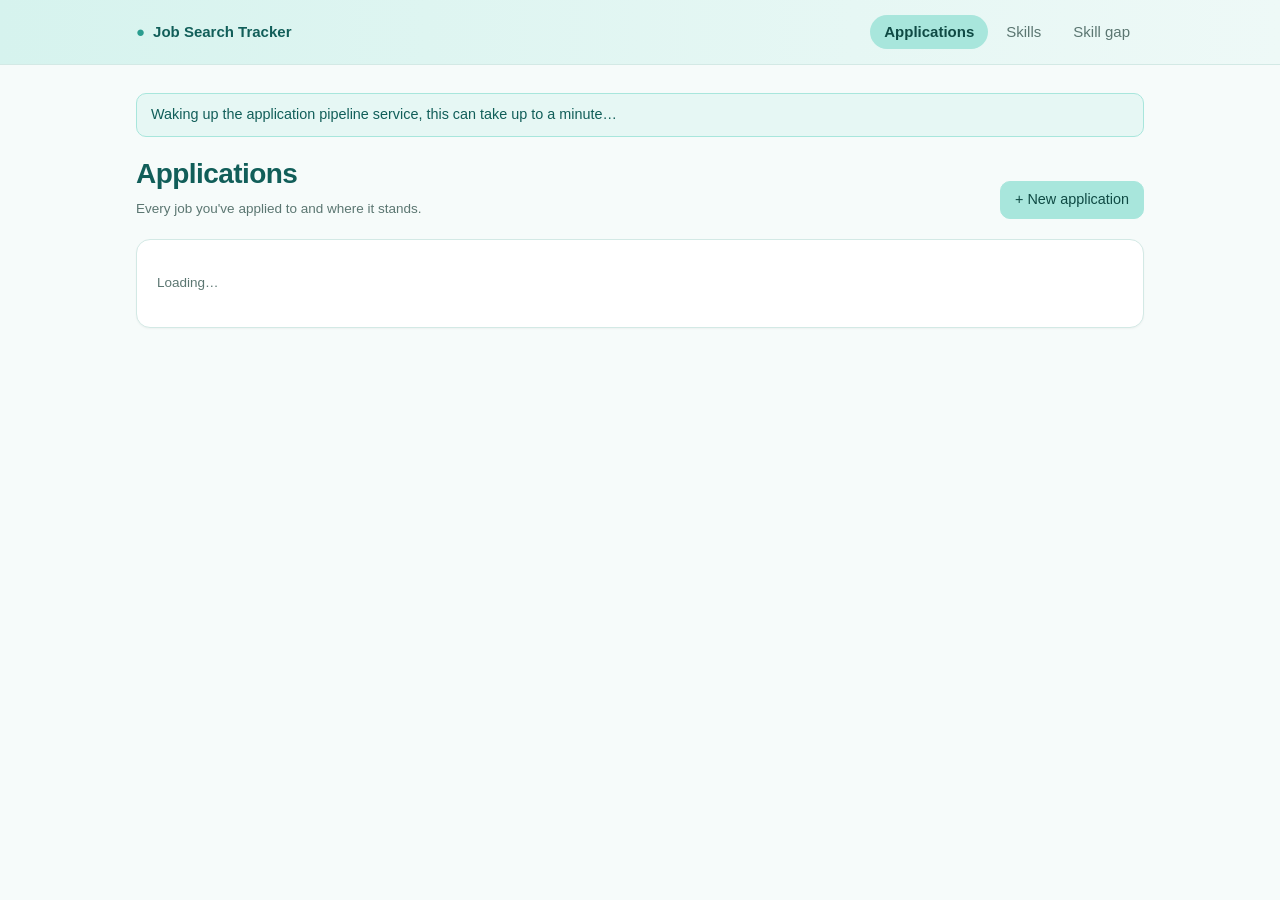
<file: ui/index.html>
<!doctype html>
<html lang="en">
<head>
  <meta charset="utf-8">
  <meta name="viewport" content="width=device-width, initial-scale=1">
  <title>Applications · Job Search Tracker</title>
  <link rel="stylesheet" href="style.css">
</head>
<body>
  <header class="site-header">
    <div class="container header-inner">
      <a class="brand" href="index.html">Job Search Tracker</a>
      <nav>
        <a href="index.html" class="active">Applications</a>
        <a href="skills.html">Skills</a>
        <a href="gap.html">Skill gap</a>
      </nav>
    </div>
  </header>
  <main class="container">
    <div id="messages"></div>

    <div class="page-header">
      <div>
        <h1>Applications</h1>
        <p class="muted">Every job you've applied to and where it stands.</p>
      </div>
      <a class="btn" href="new.html">+ New application</a>
    </div>

    <section class="card" id="applications"><p class="muted">Loading…</p></section>

    <div id="rates"></div>
  </main>

  <script src="config.js"></script>
  <script src="app.js"></script>
  <script>
    function renderApplications(data) {
      const box = document.getElementById("applications");
      if (data.applications.length === 0) {
        box.replaceChildren(el("p", {}, "No applications yet. ",
                               el("a", { href: "new.html" }, "Add your first one"), "."));
        return;
      }
      const rows = data.applications.map((a) =>
        el("tr", { class: a.stale ? "row-stale" : "" },
          el("td", {}, el("a", { href: `application.html?id=${a.id}` }, a.company)),
          el("td", {}, a.role),
          el("td", { class: "muted" }, label(a.source)),
          el("td", {}, stageBadge(a.current_stage)),
          el("td", {}, a.days_in_stage, " ", a.stale && el("span", { class: "badge badge-warning" }, "stale")),
          el("td", {}, el("span", { class: "badge badge-outline" }, a.status))));
      box.replaceChildren(
        el("div", { class: "table-wrap" },
          el("table", {},
            el("thead", {}, el("tr", {}, ["Company", "Role", "Source", "Stage", "Days in stage", "Status"]
                                          .map((h) => el("th", {}, h)))),
            el("tbody", {}, rows))),
        el("p", { class: "muted" },
           `"Stale" = active with no stage change for more than ${data.stale_days} days.`));
    }

    function renderRates(data) {
      const sources = Object.entries(data.rates);
      if (sources.length === 0) return;
      const cards = sources.map(([source, rows]) =>
        el("section", { class: "card" },
          el("h2", {}, label(source)),
          el("table", {},
            el("thead", {}, el("tr", {}, el("th", {}, "Step"), el("th", {}, "Moved on"), el("th", {}, "Rate"))),
            el("tbody", {}, rows.map((r) => {
              const percent = r.rate === null ? null : Math.round(r.rate * 100);
              return el("tr", {},
                el("td", {}, `${label(r.from_stage)} → ${label(r.to_stage)}`),
                el("td", { class: "muted" }, `${r.advanced} / ${r.reached}`),
                el("td", {}, percent === null
                  ? el("span", { class: "muted" }, "—")
                  : el("div", { class: "bar-cell" },
                      el("div", { class: "bar" }, el("span", { style: `width: ${percent}%` })),
                      `${percent}%`)));
            })))));
      document.getElementById("rates").replaceChildren(
        el("h2", {}, "Conversion by source"), el("div", { class: "card-grid" }, cards));
    }

    api("PIPELINE_URL", "/applications").then(renderApplications).catch((error) => {
      document.getElementById("applications").replaceChildren();
      showMessage(error.message, "error");
    });
    api("PIPELINE_URL", "/applications/conversion-rates").then(renderRates).catch(() => {});
  </script>
</body>
</html>
</file>
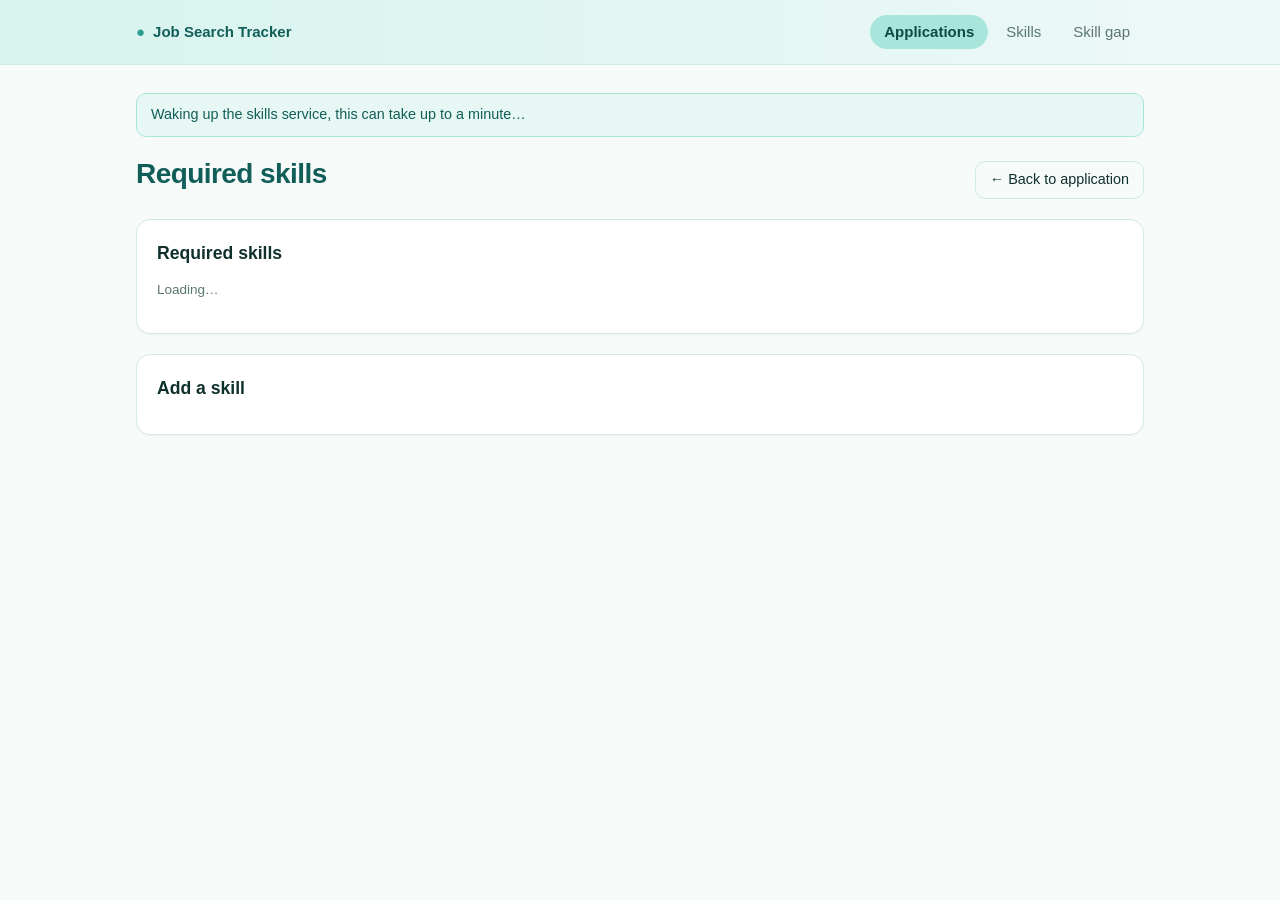
<file: ui/application-skills.html>
<!doctype html>
<html lang="en">
<head>
  <meta charset="utf-8">
  <meta name="viewport" content="width=device-width, initial-scale=1">
  <title>Required skills · Job Search Tracker</title>
  <link rel="stylesheet" href="style.css">
</head>
<body>
  <header class="site-header">
    <div class="container header-inner">
      <a class="brand" href="index.html">Job Search Tracker</a>
      <nav>
        <a href="index.html" class="active">Applications</a>
        <a href="skills.html">Skills</a>
        <a href="gap.html">Skill gap</a>
      </nav>
    </div>
  </header>
  <main class="container">
    <div id="messages"></div>

    <div class="page-header">
      <div>
        <h1 id="title">Required skills</h1>
        <p class="muted" id="subtitle"></p>
      </div>
      <a class="btn btn-outline" id="back">← Back to application</a>
    </div>

    <section class="card">
      <h2>Required skills</h2>
      <div id="tagged"><p class="muted">Loading…</p></div>
    </section>

    <section class="card">
      <h2>Add a skill</h2>
      <div id="add"></div>
    </section>
  </main>

  <script src="config.js"></script>
  <script src="app.js"></script>
  <script>
    const id = queryId();
    document.getElementById("back").href = `application.html?id=${id}`;

    // Header from PIPELINE, tags from SKILLS, loaded separately: if pipeline is down,
    // the tags still show and only the header says it is unavailable.
    async function loadHeader() {
      try {
        const { application } = await api("PIPELINE_URL", `/applications/${id}`);
        document.getElementById("title").textContent = `Skills for ${application.company}`;
        document.getElementById("subtitle").textContent = application.role;
      } catch (error) {
        document.getElementById("subtitle").textContent =
          error.status === 404 ? "Application not found." : "Application details unavailable.";
      }
    }

    async function change(action) {
      try {
        await action();
        await loadTags();
      } catch (error) {
        showMessage(error.message, "error");   // e.g. 503 when pipeline can't confirm the application
      }
    }

    function renderTags({ tagged, available }) {
      document.getElementById("tagged").replaceChildren(tagged.length === 0
        ? el("p", {}, "No skills tagged yet.")
        : el("ul", { class: "chips" }, tagged.map((s) =>
            el("li", {}, s.name, s.archived && el("span", { class: "muted" }, " (archived)"), " ",
              el("button", { class: "btn-ghost-danger btn-sm",
                             onclick: () => change(() => send("SKILLS_URL", `/applications/${id}/skills/${s.id}`, "DELETE")) },
                 "Remove")))));

      if (available.length === 0) {
        document.getElementById("add").replaceChildren(el("p", { class: "muted" },
          "No more skills to add. ", el("a", { href: "skills.html" }, "Create one on the Skills page"), "."));
        return;
      }
      const select = el("select", { name: "skill_id" }, available.map((s) => el("option", { value: s.id }, s.name)));
      const form = el("form", { class: "form-row" }, el("label", {}, "Skill ", select),
                      el("button", { type: "submit" }, "Add"));
      form.addEventListener("submit", (event) => {
        event.preventDefault();
        change(() => send("SKILLS_URL", `/applications/${id}/skills`, "POST", { skill_id: Number(select.value) }));
      });
      document.getElementById("add").replaceChildren(form);
    }

    async function loadTags() {
      try {
        renderTags(await api("SKILLS_URL", `/applications/${id}/skills`));
      } catch (error) {
        document.getElementById("tagged").replaceChildren();
        showMessage(error.message, "error");
      }
    }

    loadHeader();
    loadTags();
  </script>
</body>
</html>
</file>
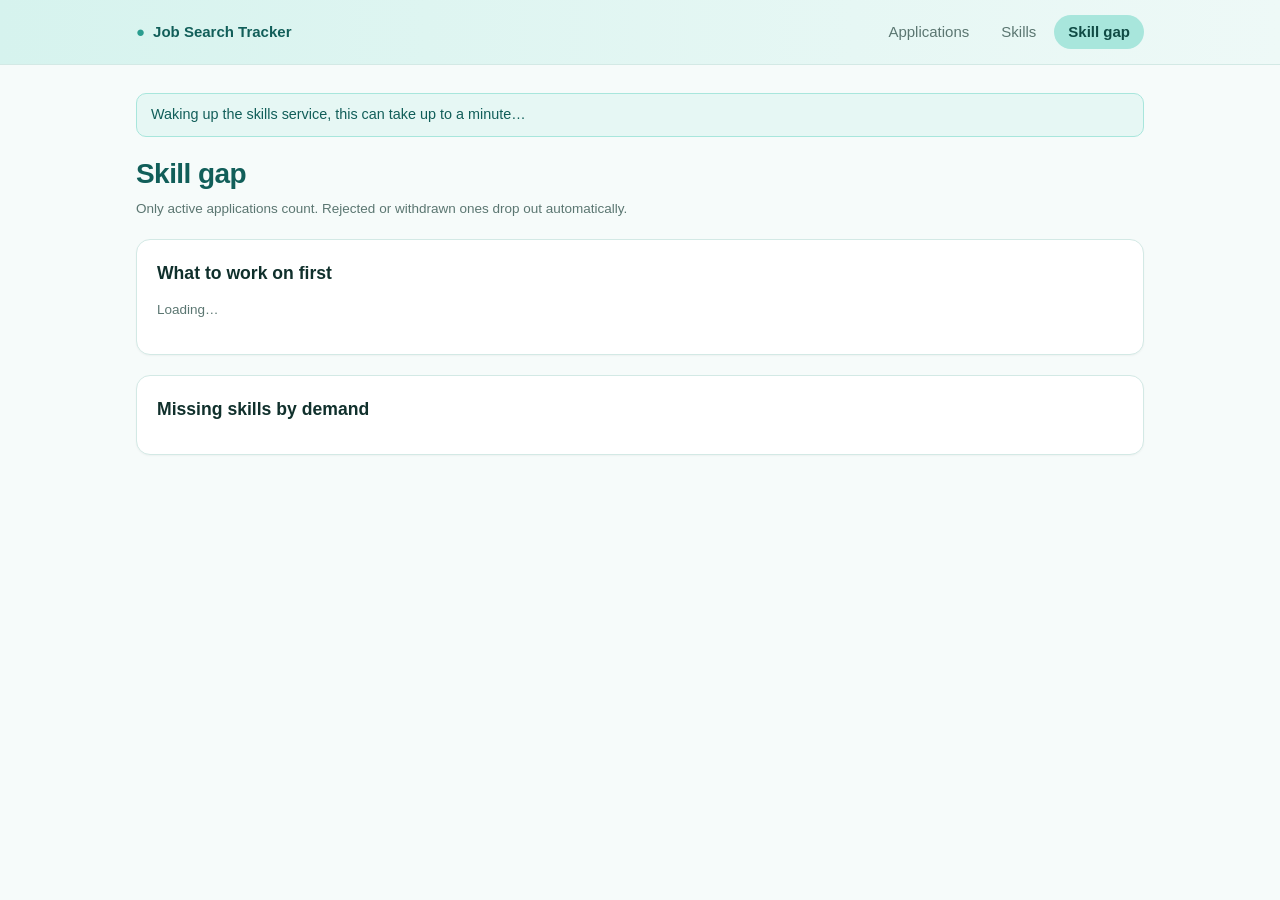
<file: ui/gap.html>
<!doctype html>
<html lang="en">
<head>
  <meta charset="utf-8">
  <meta name="viewport" content="width=device-width, initial-scale=1">
  <title>Skill gap · Job Search Tracker</title>
  <link rel="stylesheet" href="style.css">
</head>
<body>
  <header class="site-header">
    <div class="container header-inner">
      <a class="brand" href="index.html">Job Search Tracker</a>
      <nav>
        <a href="index.html">Applications</a>
        <a href="skills.html">Skills</a>
        <a href="gap.html" class="active">Skill gap</a>
      </nav>
    </div>
  </header>
  <main class="container">
    <div id="messages"></div>

    <div class="page-header">
      <div>
        <h1>Skill gap</h1>
        <p class="muted">Only active applications count. Rejected or withdrawn ones drop out automatically.</p>
      </div>
    </div>

    <section class="card">
      <h2>What to work on first</h2>
      <div id="priorities"><p class="muted">Loading…</p></div>
    </section>

    <section class="card">
      <h2>Missing skills by demand</h2>
      <div id="missing"></div>
    </section>
  </main>

  <script src="config.js"></script>
  <script src="app.js"></script>
  <script>
    function renderPriorities(priorities) {
      if (priorities.length === 0) {
        return el("p", {}, "Nothing to show yet. Tag skills on your active applications.");
      }
      const topScore = priorities[0].score;   // already sorted, highest first
      return [
        el("div", { class: "table-wrap" }, el("table", {},
          el("thead", {}, el("tr", {}, ["#", "Skill", "Wanted by", "My level", "Gap", "Score"].map((h) => el("th", {}, h)))),
          el("tbody", {}, priorities.map((p, i) => el("tr", {},
            el("td", { class: "muted" }, i + 1),
            el("td", {}, el("strong", {}, p.name)),
            el("td", {}, `${p.demand} application${p.demand === 1 ? "" : "s"}`),
            el("td", {}, p.proficiency || "—"),
            el("td", {}, p.gap),
            el("td", {}, el("div", { class: "bar-cell" },
              el("div", { class: "bar" }, el("span", { style: `width: ${Math.round(p.score / topScore * 100)}%` })),
              el("strong", {}, p.score)))))))),
        el("p", { class: "muted" },
           "Score = applications wanting the skill × (5 − my level). A skill I don't have counts as level 0."),
      ];
    }

    function renderMissing(missing) {
      if (missing.length === 0) {
        return el("p", { class: "muted" }, "No missing skills: you have every skill your active applications ask for.");
      }
      return el("ul", { class: "chips" }, missing.map((m) =>
        el("li", { style: "padding-right: 4px" }, m.name, " ", el("span", { class: "badge" }, m.demand))));
    }

    api("SKILLS_URL", "/skills/gap").then((data) => {
      if (!data.pipeline_available) {
        // Degraded mode: skills answered, but pipeline didn't, so nothing can be ranked.
        showMessage(data.notice, "error");
        document.getElementById("priorities").replaceChildren(el("p", { class: "muted" }, "Ranking unavailable."));
        return;
      }
      document.getElementById("priorities").replaceChildren(...[renderPriorities(data.priorities)].flat());
      document.getElementById("missing").replaceChildren(renderMissing(data.missing));
    }).catch((error) => {
      document.getElementById("priorities").replaceChildren();
      showMessage(error.message, "error");
    });
  </script>
</body>
</html>
</file>
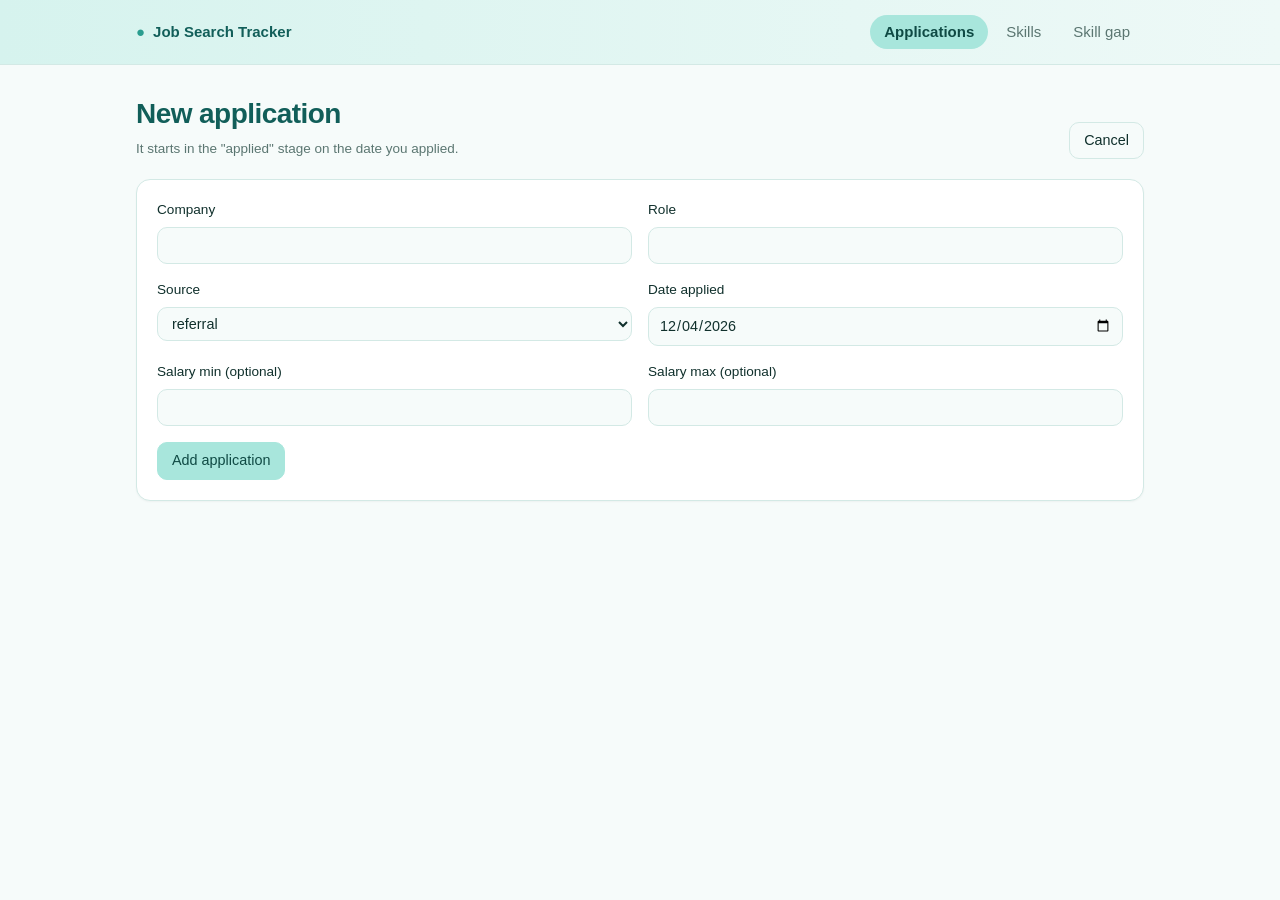
<file: ui/new.html>
<!doctype html>
<html lang="en">
<head>
  <meta charset="utf-8">
  <meta name="viewport" content="width=device-width, initial-scale=1">
  <title>New application · Job Search Tracker</title>
  <link rel="stylesheet" href="style.css">
</head>
<body>
  <header class="site-header">
    <div class="container header-inner">
      <a class="brand" href="index.html">Job Search Tracker</a>
      <nav>
        <a href="index.html" class="active">Applications</a>
        <a href="skills.html">Skills</a>
        <a href="gap.html">Skill gap</a>
      </nav>
    </div>
  </header>
  <main class="container">
    <div id="messages"></div>

    <div class="page-header">
      <div>
        <h1>New application</h1>
        <p class="muted">It starts in the "applied" stage on the date you applied.</p>
      </div>
      <a class="btn btn-outline" href="index.html">Cancel</a>
    </div>

    <section class="card">
      <form id="new-form" class="form-grid">
        <label>Company <input name="company" required></label>
        <label>Role <input name="role" required></label>
        <label>Source
          <!-- Same values as SOURCES in services/pipeline/pipeline/logic.py -->
          <select name="source">
            <option value="referral">referral</option>
            <option value="job_board">job board</option>
            <option value="cold_apply">cold apply</option>
            <option value="other">other</option>
          </select>
        </label>
        <label>Date applied <input type="date" name="date_applied" required></label>
        <label>Salary min (optional) <input name="salary_range_min" inputmode="numeric"></label>
        <label>Salary max (optional) <input name="salary_range_max" inputmode="numeric"></label>
        <div class="full"><button type="submit">Add application</button></div>
      </form>
    </section>
  </main>

  <script src="config.js"></script>
  <script src="app.js"></script>
  <script>
    const form = document.getElementById("new-form");
    form.date_applied.value = new Date().toISOString().slice(0, 10);   // default: today

    form.addEventListener("submit", async (event) => {
      event.preventDefault();                      // don't do a normal form POST: send JSON instead
      try {
        const { id } = await send("PIPELINE_URL", "/applications", "POST", formData(form));
        location.href = `application.html?id=${id}`;
      } catch (error) {
        // 400 comes back with a list of errors; show them all, keep what was typed.
        showMessage(error.body?.errors || error.message, "error");
      }
    });
  </script>
</body>
</html>
</file>
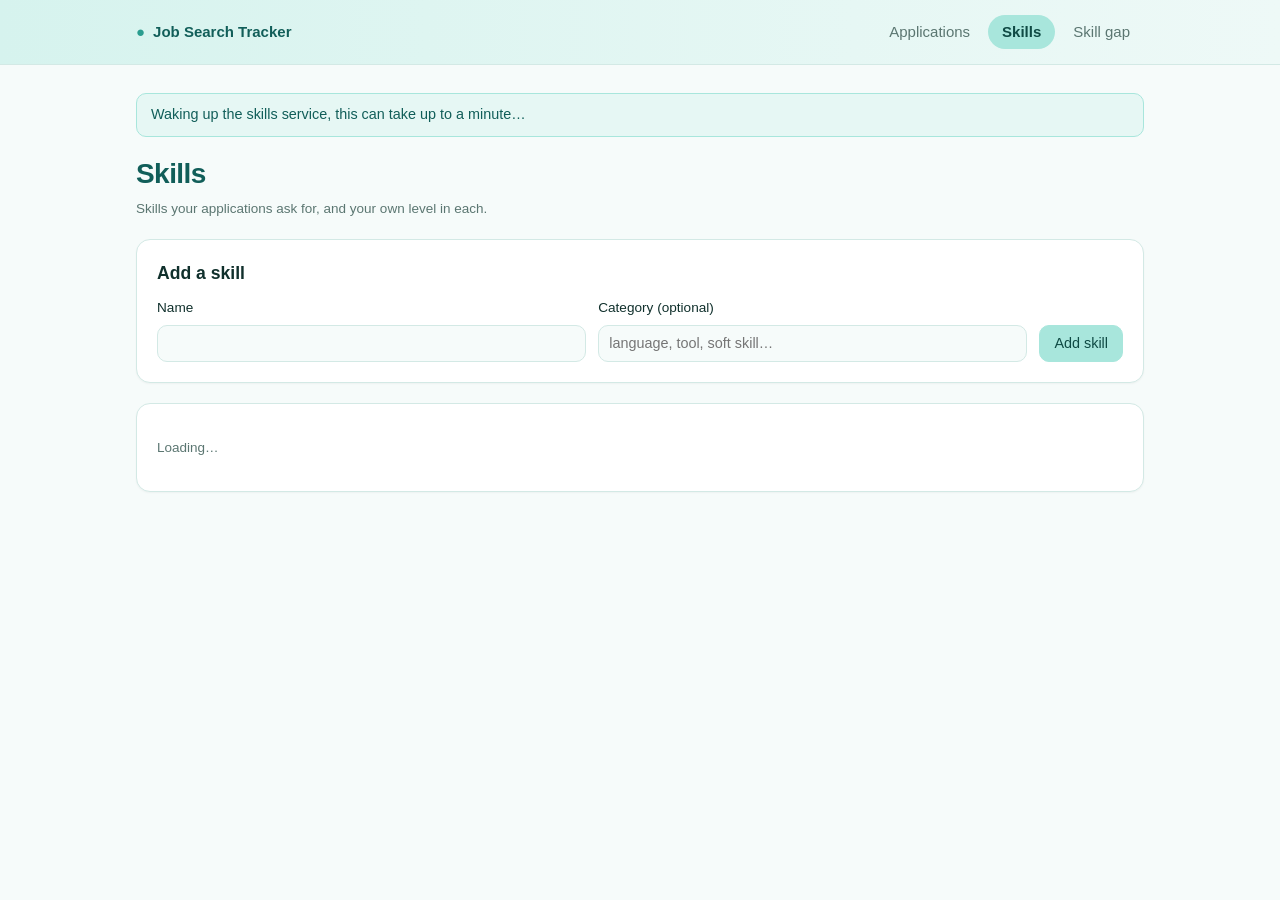
<file: ui/skills.html>
<!doctype html>
<html lang="en">
<head>
  <meta charset="utf-8">
  <meta name="viewport" content="width=device-width, initial-scale=1">
  <title>Skills · Job Search Tracker</title>
  <link rel="stylesheet" href="style.css">
</head>
<body>
  <header class="site-header">
    <div class="container header-inner">
      <a class="brand" href="index.html">Job Search Tracker</a>
      <nav>
        <a href="index.html">Applications</a>
        <a href="skills.html" class="active">Skills</a>
        <a href="gap.html">Skill gap</a>
      </nav>
    </div>
  </header>
  <main class="container">
    <div id="messages"></div>

    <div class="page-header">
      <div>
        <h1>Skills</h1>
        <p class="muted">Skills your applications ask for, and your own level in each.</p>
      </div>
    </div>

    <section class="card">
      <h2>Add a skill</h2>
      <form id="add-form" class="form-row">
        <label>Name <input name="name" required maxlength="50"></label>
        <label>Category (optional) <input name="category" placeholder="language, tool, soft skill…"></label>
        <button type="submit">Add skill</button>
      </form>
    </section>

    <section class="card" id="skills"><p class="muted">Loading…</p></section>
    <div id="archived"></div>
  </main>

  <script src="config.js"></script>
  <script src="app.js"></script>
  <script>
    // Run a change, reload the list, then show the result.
    async function change(action, successMessage) {
      try {
        await action();
        await load();
        showMessage(successMessage, "success");
      } catch (error) {
        showMessage(error.body?.errors || error.message, "error");
      }
    }

    function levelForm(skill, maxLevel) {
      const select = el("select", { name: "level" },
        el("option", { value: "", selected: skill.proficiency_level === null }, "I don't have it"),
        Array.from({ length: maxLevel }, (_, i) => i + 1).map((level) =>
          el("option", { value: level, selected: skill.proficiency_level === level }, level)));
      const form = el("form", { class: "inline" }, select,
                      el("button", { type: "submit", class: "btn-outline btn-sm" }, "Save"));
      form.addEventListener("submit", (event) => {
        event.preventDefault();
        change(() => send("SKILLS_URL", `/skills/${skill.id}/proficiency`, "PUT", { level: select.value }),
               select.value ? "Proficiency saved." : "Removed from my skills.");
      });
      return form;
    }

    function render({ skills, max_level }) {
      const active = skills.filter((s) => !s.archived);
      const archived = skills.filter((s) => s.archived);

      document.getElementById("skills").replaceChildren(active.length === 0
        ? el("p", {}, "No skills yet. Add the skills your job applications ask for.")
        : el("div", { class: "table-wrap" }, el("table", {},
            el("thead", {}, el("tr", {}, el("th", {}, "Skill"), el("th", {}, "Category"),
                                       el("th", {}, `My level (1–${max_level})`), el("th", {}))),
            el("tbody", {}, active.map((s) => el("tr", {},
              el("td", {}, el("strong", {}, s.name)),
              el("td", {}, s.category ? el("span", { class: "badge badge-outline" }, s.category)
                                      : el("span", { class: "muted" }, "—")),
              el("td", {}, levelForm(s, max_level)),
              el("td", {}, el("button", {
                class: "btn-ghost-danger btn-sm",
                onclick: () => change(() => send("SKILLS_URL", `/skills/${s.id}/archive`, "POST"),
                                      "Skill archived. Existing tags are kept, but it can't be added to new applications."),
              }, "Archive"))))))));

      document.getElementById("archived").replaceChildren(archived.length === 0 ? "" :
        el("section", { class: "card" },
          el("h2", {}, "Archived"),
          el("p", { class: "muted" }, "Hidden from new tagging; kept on applications that already had them. " +
                                      "Add the same name again to restore one."),
          el("ul", { class: "chips" }, archived.map((s) => el("li", { style: "padding-right: 12px" }, s.name)))));
    }

    async function load() {
      render(await api("SKILLS_URL", "/skills"));
    }

    const form = document.getElementById("add-form");
    form.addEventListener("submit", (event) => {
      event.preventDefault();
      change(async () => { await send("SKILLS_URL", "/skills", "POST", formData(form)); form.reset(); },
             "Skill added.");
    });

    load().catch((error) => {
      document.getElementById("skills").replaceChildren();
      showMessage(error.message, "error");
    });
  </script>
</body>
</html>
</file>
<file: ui/style.css>
/* Plain CSS, no framework. Every colour is a variable defined once here, in a pastel teal
   theme: soft teal surfaces with dark teal text on them, so pastel never means hard to read. */

:root {
  --background: #f6fbfa;          /* page: white with a hint of teal */
  --foreground: #10302c;          /* text: very dark teal instead of black */
  --card: #ffffff;
  --muted: #eaf5f3;               /* table hover, inactive surfaces */
  --muted-foreground: #5b7671;
  --border: #d3e9e5;
  --primary: #a8e6dc;             /* pastel teal: buttons, active tab, current stage */
  --primary-foreground: #0f4a44;  /* dark teal text on pastel teal (contrast about 8:1) */
  --primary-strong: #2a9d8f;      /* stronger teal for bars, dots and focus rings */
  --heading: #115e59;             /* page titles */
  --header-from: #d6f3ee;         /* header gradient */
  --header-to: #eef9f7;
  --destructive: #c2410c;
  --ring: #2a9d8f;
  --radius: 10px;

  /* message boxes: soft background, matching border, darker text */
  --info-bg: #e6f7f4;    --info-border: #a8e6dc;    --info-text: #115e59;
  --success-bg: #e9f8ee; --success-border: #b6e3c4; --success-text: #1f6b3a;
  --error-bg: #fdeeee;   --error-border: #f2b8b5;   --error-text: #b42318;

  /* gap page: the top three priority bars */
  --rank-1: #f4a7a0;     /* pastel coral */
  --rank-2: #f7c98f;     /* pastel apricot */
  --rank-3: #f3e08a;     /* pastel butter */
}

@media (prefers-color-scheme: dark) {
  :root {
    --background: #0c1716;
    --foreground: #e3f4f1;
    --card: #12201e;
    --muted: #1a2d2a;
    --muted-foreground: #8fb1ab;
    --border: #23403b;
    --primary: #7fd1c4;           /* pastel teal stays light; text on it stays dark */
    --primary-foreground: #06302b;
    --primary-strong: #5cc4b4;
    --heading: #a8e6dc;
    --header-from: #12302c;
    --header-to: #0f1f1d;
    --destructive: #fca5a5;
    --ring: #5cc4b4;

    --info-bg: #143330;    --info-border: #2a5c55;    --info-text: #a8e6dc;
    --success-bg: #14301f; --success-border: #2b5c3c; --success-text: #a7e3b8;
    --error-bg: #3a1716;   --error-border: #6b2a27;   --error-text: #fca5a5;

    --rank-1: #e8968e;
    --rank-2: #e9b877;
    --rank-3: #ddc96f;
  }
}

/* ---------- base ---------- */
* { box-sizing: border-box; }
body {
  margin: 0;
  font-family: -apple-system, BlinkMacSystemFont, "Segoe UI", Roboto, Helvetica, Arial, sans-serif;
  font-size: 15px;
  line-height: 1.5;
  background: var(--background);
  color: var(--foreground);
}
a { color: inherit; }
h1 { font-size: 1.75rem; margin: 0; letter-spacing: -0.02em; color: var(--heading); }
h2 { font-size: 1.1rem; margin: 0 0 12px; }
.container { max-width: 1040px; margin: 0 auto; padding: 0 16px; }
.muted { color: var(--muted-foreground); font-size: 0.9em; }

/* ---------- header and navigation ---------- */
.site-header {
  background: linear-gradient(90deg, var(--header-from), var(--header-to));
  border-bottom: 1px solid var(--border); margin-bottom: 28px;
}
.header-inner { display: flex; align-items: center; justify-content: space-between; gap: 16px; height: 64px; }
.brand { font-weight: 700; text-decoration: none; color: var(--heading); }
.brand::before { content: "●"; color: var(--primary-strong); margin-right: 8px; }   /* small teal dot logo */
nav { display: flex; gap: 4px; align-items: center; }
nav a { text-decoration: none; padding: 6px 14px; border-radius: 999px; color: var(--muted-foreground); }
nav a:hover { background: var(--card); color: var(--foreground); }
nav a.active { background: var(--primary); color: var(--primary-foreground); font-weight: 600; }

.page-header { display: flex; justify-content: space-between; align-items: flex-end; gap: 16px; margin-bottom: 20px; }
.page-header p { margin: 4px 0 0; }

/* ---------- cards ---------- */
.card {
  background: var(--card);
  border: 1px solid var(--border);
  border-radius: calc(var(--radius) + 4px);
  padding: 20px;
  margin-bottom: 20px;
  box-shadow: 0 1px 2px rgba(0, 0, 0, 0.04);
}
.card-grid { display: grid; grid-template-columns: repeat(auto-fit, minmax(300px, 1fr)); gap: 20px; }

/* ---------- buttons and inputs ---------- */
button, .btn {
  display: inline-flex; align-items: center; gap: 6px;
  font: inherit; font-size: 0.9rem; font-weight: 500;
  padding: 7px 14px; border-radius: var(--radius); cursor: pointer; text-decoration: none;
  border: 1px solid var(--primary); background: var(--primary); color: var(--primary-foreground);
}
button:hover, .btn:hover { filter: brightness(0.95); }   /* a pastel gets slightly deeper on hover */
.btn-outline { background: transparent; color: var(--foreground); border-color: var(--border); }
.btn-outline:hover { background: var(--muted); filter: none; }
.btn-ghost-danger { background: transparent; border-color: transparent; color: var(--destructive); }
.btn-ghost-danger:hover { background: var(--error-bg); filter: none; }
.btn-sm { padding: 4px 10px; font-size: 0.82rem; }

input, select {
  font: inherit; font-size: 0.9rem; padding: 7px 10px; width: 100%;
  border: 1px solid var(--border); border-radius: var(--radius);
  background: var(--background); color: var(--foreground);
}
input:focus, select:focus, button:focus-visible, .btn:focus-visible, nav a:focus-visible {
  outline: 2px solid var(--ring); outline-offset: 2px;
}
label { display: block; font-size: 0.85rem; font-weight: 500; }
label input, label select { margin-top: 6px; }
.form-grid { display: grid; grid-template-columns: 1fr 1fr; gap: 16px; }
.form-grid .full { grid-column: 1 / -1; }
.form-row { display: flex; gap: 12px; align-items: flex-end; flex-wrap: wrap; }
.form-row label { flex: 1; min-width: 160px; }
form.inline { display: inline-flex; gap: 8px; align-items: center; }
form.inline select { width: auto; }

/* ---------- tables ---------- */
.table-wrap { overflow-x: auto; }
table { width: 100%; border-collapse: collapse; font-size: 0.9rem; }
th { text-align: left; font-weight: 500; color: var(--muted-foreground); padding: 10px 12px; border-bottom: 1px solid var(--border); white-space: nowrap; }
td { padding: 10px 12px; border-bottom: 1px solid var(--border); vertical-align: middle; }
tbody tr:last-child td { border-bottom: none; }
tbody tr:hover { background: var(--muted); }
tr.row-stale td:first-child { box-shadow: inset 3px 0 0 #f59e0b; }
td a { font-weight: 600; text-decoration: none; }
td a:hover { text-decoration: underline; }

/* ---------- badges ---------- */
.badge {
  display: inline-block; padding: 2px 10px; border-radius: 999px;
  font-size: 0.78rem; font-weight: 600; white-space: nowrap;
  background: var(--muted); color: var(--foreground); border: 1px solid transparent;
}
.badge-outline { background: transparent; border-color: var(--border); }
.badge-warning { background: #fef3c7; color: #92400e; }
/* Stage colours, from early (cool) to late (green); closed stages are red, grey or solid green. */
.stage-applied              { background: #f1f5f9; color: #334155; }
.stage-phone_screen         { background: #e0f2fe; color: #075985; }
.stage-technical_assessment { background: #ede9fe; color: #5b21b6; }
.stage-interview            { background: #dbeafe; color: #1e40af; }
.stage-final_round          { background: #fae8ff; color: #86198f; }
.stage-offer                { background: #dcfce7; color: #166534; }
.stage-rejected             { background: #fee2e2; color: #991b1b; }
.stage-withdrawn            { background: #e4e4e7; color: #3f3f46; }
.stage-accepted             { background: #15803d; color: #f0fdf4; }

/* The pastel badges above would glare on a dark page: in dark mode use deep tints with light text. */
@media (prefers-color-scheme: dark) {
  .badge-warning              { background: #3d2e0f; color: #fcd581; }
  .stage-applied              { background: #1e2a33; color: #cbd5e1; }
  .stage-phone_screen         { background: #0f2d3d; color: #93d5f5; }
  .stage-technical_assessment { background: #2a2145; color: #c4b5fd; }
  .stage-interview            { background: #18264a; color: #a5c4fb; }
  .stage-final_round          { background: #3a1a40; color: #f0abfc; }
  .stage-offer                { background: #133022; color: #9ee6b4; }
  .stage-rejected             { background: #3a1716; color: #fca5a5; }
  .stage-withdrawn            { background: #27272a; color: #d4d4d8; }
  .stage-accepted             { background: #1f8a4c; color: #f0fdf4; }
}

/* ---------- alerts (flash messages and form errors) ---------- */
/* showMessage(text, kind) in app.js adds the kind as a class: info (default), success or error. */
.alert {
  border: 1px solid var(--info-border); border-radius: var(--radius); padding: 10px 14px;
  margin-bottom: 16px; font-size: 0.9rem; background: var(--info-bg); color: var(--info-text);
}
.alert.success { background: var(--success-bg); border-color: var(--success-border); color: var(--success-text); }
.alert.error { background: var(--error-bg); border-color: var(--error-border); color: var(--error-text); }
.alert ul { margin: 0; padding-left: 18px; }

/* ---------- pipeline progress (detail page) ---------- */
.stepper { display: flex; gap: 6px; flex-wrap: wrap; list-style: none; padding: 0; margin: 0; }
.stepper li {
  flex: 1; min-width: 110px; text-align: center; font-size: 0.8rem; padding: 8px 6px;
  border-radius: var(--radius); border: 1px solid var(--border); color: var(--muted-foreground);
}
.stepper li.done { background: var(--muted); color: var(--foreground); }
.stepper li.current { background: var(--primary); color: var(--primary-foreground); border-color: var(--primary); font-weight: 600; }
.stepper li.skipped { border-style: dashed; }

dl.details { display: grid; grid-template-columns: max-content 1fr; gap: 8px 24px; margin: 0; font-size: 0.9rem; }
dl.details dt { color: var(--muted-foreground); }
dl.details dd { margin: 0; }

ol.timeline { list-style: none; padding: 0; margin: 0; border-left: 2px solid var(--border); }
ol.timeline li { position: relative; padding: 0 0 14px 18px; }
ol.timeline li::before {
  content: ""; position: absolute; left: -6px; top: 6px; width: 10px; height: 10px;
  border-radius: 50%; background: var(--primary-strong);
}

/* ---------- bars (conversion rate, priority score) ---------- */
.bar-cell { display: flex; align-items: center; gap: 10px; min-width: 140px; }
.bar { flex: 1; height: 8px; background: var(--muted); border-radius: 999px; overflow: hidden; }
.bar span { display: block; height: 100%; background: var(--primary-strong); border-radius: 999px; }
/* Gap page: the three highest priorities get warm colours so what to learn first stands out. */
#priorities tbody tr:nth-child(1) .bar span { background: var(--rank-1); }
#priorities tbody tr:nth-child(2) .bar span { background: var(--rank-2); }
#priorities tbody tr:nth-child(3) .bar span { background: var(--rank-3); }

/* ---------- skill chips (tags on an application) ---------- */
.chips { display: flex; flex-wrap: wrap; gap: 8px; list-style: none; padding: 0; margin: 0; }
.chips li { display: inline-flex; align-items: center; gap: 4px; padding: 4px 4px 4px 12px; border: 1px solid var(--info-border); background: var(--info-bg); color: var(--info-text); border-radius: 999px; font-size: 0.88rem; }

/* ---------- small screens ---------- */
@media (max-width: 640px) {
  .header-inner { height: auto; padding: 12px 16px; flex-direction: column; align-items: flex-start; }
  nav { flex-wrap: wrap; }
  .page-header { flex-direction: column; align-items: flex-start; }
  .form-grid { grid-template-columns: 1fr; }
}
</file>
